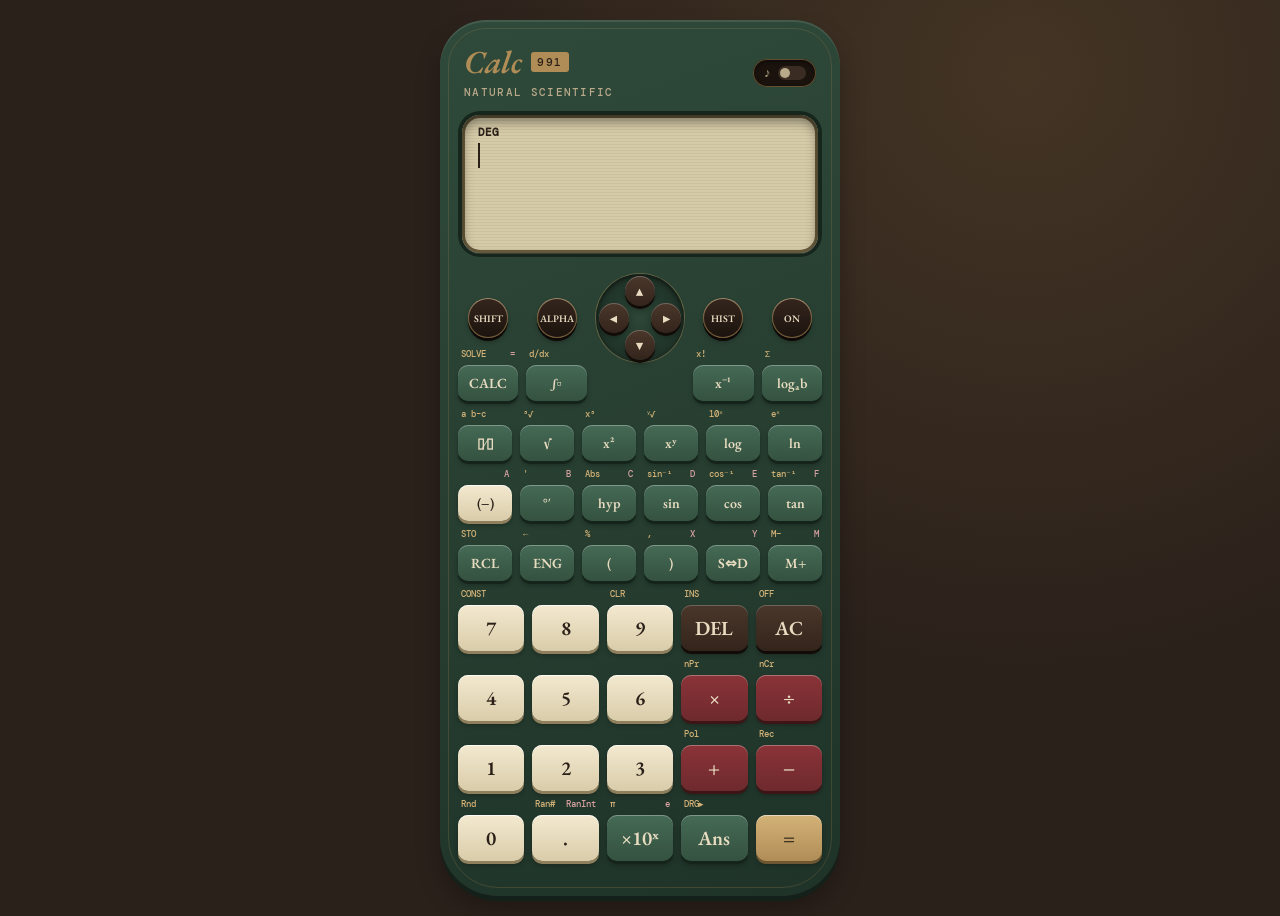
<file: index.html>
<!DOCTYPE html>
<html lang="en"><head><meta charset="UTF-8"><meta name="viewport" content="width=device-width,initial-scale=1,viewport-fit=cover"><title>Calc 991</title>
<link rel="preconnect" href="https://fonts.googleapis.com"><link rel="preconnect" href="https://fonts.gstatic.com" crossorigin>
<link href="https://fonts.googleapis.com/css2?family=DM+Mono:wght@400;500&family=EB+Garamond:ital,wght@0,500;0,600;1,600&display=swap" rel="stylesheet">
<link rel="stylesheet" href="style.css"></head><body>
<main class="calc"><h1><span class="br"><span class="nm">Calc<em>991</em></span><small>NATURAL SCIENTIFIC</small></span><button id="snd" class="tg" role="switch" aria-checked="false" aria-label="Typing sound" title="Typing sound">♪<i></i></button></h1>
<section class="lcd"><div class="st" id="st"></div><div class="ex" id="ex"></div><div class="rs" id="rs"></div></section>
<div id="pad"></div><div class="ov" id="ov"></div><div class="hp" id="hp"></div></main>
<script src="script.js"></script></body></html>
</file>
<file: style.css>
:root{box-sizing:border-box;padding-top:env(safe-area-inset-top,0px);padding-bottom:env(safe-area-inset-bottom,0px)}html{scroll-padding-top:env(safe-area-inset-top,0px)}
:root{--ink:#2a2018;--parch:#e8dcc0;--dim:#b8a98a;--brass:#b08d57;--rose:#d8a2a2}
*{box-sizing:border-box;margin:0}
body{min-height:100vh;display:grid;place-items:center;padding:20px 0;background:radial-gradient(circle at 80% 8%,rgba(217,169,91,.14),transparent 45%),#2b211b;font-family:"EB Garamond",Garamond,Georgia,serif}
.calc{position:relative;width:min(400px,96vw);padding:26px 18px 30px;background:linear-gradient(160deg,#2f4a3a,#1f3328);border-radius:46px 46px 58px 58px;outline:1px solid rgba(176,141,87,.22);outline-offset:-9px;box-shadow:inset 0 2px 0 rgba(255,255,255,.1),0 5px 0 #14211a,0 14px 24px rgba(0,0,0,.28)}
h1{display:flex;align-items:center;justify-content:space-between;font:italic 600 32px/1 "EB Garamond",serif;color:var(--brass);margin:0 6px 16px}
.br{display:flex;flex-direction:column;gap:7px}.nm{display:flex;align-items:center;gap:9px}
.nm em{font:500 11px "DM Mono",monospace;font-style:normal;letter-spacing:.14em;color:var(--ink);background:var(--brass);padding:3px 6px;border-radius:3px}
h1 small{font:500 11px "DM Mono",monospace;letter-spacing:.12em;color:var(--dim);font-style:normal}
.tg{display:flex;align-items:center;gap:7px;margin-left:auto;height:28px;padding:0 10px;border-radius:14px;font:500 13px "DM Mono",monospace;color:var(--dim);background:#1a120d;box-shadow:inset 0 0 0 1px rgba(176,141,87,.5),inset 0 2px 4px rgba(0,0,0,.6)}
.tg i{position:relative;width:28px;height:14px;border-radius:7px;background:#3a2c22}
.tg i::after{content:"";position:absolute;top:2px;left:2px;width:10px;height:10px;border-radius:50%;background:var(--dim);transition:transform .15s}
.tg.on{color:var(--brass)}.tg.on i{background:var(--brass)}.tg.on i::after{transform:translateX(14px);background:var(--ink)}
.tg:active{transform:none;box-shadow:inset 0 0 0 1px rgba(176,141,87,.5),inset 0 2px 4px rgba(0,0,0,.6)}
.lcd{background:#d6cba8 repeating-linear-gradient(0deg,rgba(0,0,0,.05) 0 1px,transparent 1px 3px);border-radius:18px;padding:10px 16px 10px;height:138px;display:flex;flex-direction:column;box-shadow:inset 0 6px 12px rgba(0,0,0,.45),inset 0 0 0 3px #6a5d3d,0 1px 0 rgba(255,255,255,.12),0 0 0 4px #16261d;color:var(--ink);margin:0 4px 26px;font-family:"DM Mono",monospace}
.st{height:14px;font-size:11px;font-weight:500;display:flex;gap:8px;color:#2a2018}
.ex{flex:1;font-size:23px;line-height:1.3;white-space:nowrap;overflow:hidden}
.cur{display:inline-block;width:2px;height:1.1em;background:var(--ink);vertical-align:text-bottom;animation:b 1s steps(2) infinite}
@keyframes b{50%{opacity:0}}
.rs{height:38px;text-align:right;font-size:28px;font-weight:500;white-space:nowrap;overflow:hidden}
.rs.err{font-size:17px;color:#6e2a2e;line-height:38px}
.row{display:grid;gap:8px;margin-bottom:5px}
.c{display:flex;flex-direction:column;min-width:0}
.lb{display:flex;justify-content:space-between;font:500 9px "DM Mono",monospace;height:19px;align-items:flex-end;padding:0 3px 5px;white-space:nowrap}
.lb .s{color:#d3b277}.lb .a{color:var(--rose)}
button{height:36px;border:none;border-radius:10px;cursor:pointer;font:600 14px "EB Garamond",Georgia,serif;color:var(--parch);background:linear-gradient(#456a56,#34523f);box-shadow:0 3px 0 #14241a,0 4px 5px rgba(0,0,0,.28),inset 0 1px 0 rgba(255,255,255,.3);transition:transform .05s,box-shadow .05s}
button:active{transform:translateY(3px);box-shadow:0 1px 2px rgba(0,0,0,.5)}
.row.n button{height:46px;font-size:20px;border-radius:10px}
.row.n{margin-bottom:5px}
button.n{color:var(--ink);background:linear-gradient(#f3e9cf,#d9ccaa);box-shadow:0 3px 0 #8f7f5c,0 4px 5px rgba(0,0,0,.28),inset 0 1px 0 rgba(255,255,255,.8)}
button.o{background:linear-gradient(#8a3338,#6e2a2e);box-shadow:0 3px 0 #3e1517,0 4px 5px rgba(0,0,0,.28),inset 0 1px 0 rgba(255,255,255,.3)}
button.d{background:linear-gradient(#4a372b,#33241b);box-shadow:0 3px 0 #120b07,0 4px 5px rgba(0,0,0,.28),inset 0 1px 0 rgba(255,255,255,.22)}
button.y{color:var(--ink);background:linear-gradient(#d3b277,var(--brass));box-shadow:0 3px 0 #6e5630,0 4px 5px rgba(0,0,0,.28),inset 0 1px 0 rgba(255,255,255,.5)}
button.b{background:linear-gradient(#34261d,#1c130e);box-shadow:0 3px 0 #0e0906,0 4px 5px rgba(0,0,0,.28),inset 0 1px 0 rgba(255,255,255,.24),inset 0 0 0 1px rgba(176,141,87,.6);font-size:12px;letter-spacing:.08em}
button.b.on{background:var(--brass);color:var(--ink)}
button.b.al.on{background:var(--rose)}
.ov{display:none;position:absolute;left:18px;right:18px;top:156px;bottom:30px;background:#efe4c8;color:var(--ink);overflow:auto;padding:10px;font:11px "DM Mono",monospace;grid-template-columns:repeat(4,1fr);gap:3px 8px;box-shadow:0 10px 30px rgba(0,0,0,.65);border-radius:16px}
.ov.on{display:grid}.ov b{color:#6e2a2e}
.hp{display:none;position:absolute;left:18px;right:18px;bottom:30px;flex-direction:column;gap:3px;background:#efe4c8;color:var(--ink);overflow:auto;padding:10px;font:12px "DM Mono",monospace;box-shadow:0 10px 30px rgba(0,0,0,.65);border-radius:16px}
.hp.on{display:flex}
.hp h2{display:flex;justify-content:space-between;align-items:center;font:italic 600 17px "EB Garamond",serif;color:#6e2a2e;margin:0 2px 6px}
.hp p{padding:18px 6px;text-align:center;opacity:.6}
.hp button{height:auto;padding:7px 9px;border-radius:8px;color:var(--ink);background:rgba(42,32,24,.07);box-shadow:none;font:13px "DM Mono",monospace;text-align:left;display:flex;justify-content:space-between;gap:12px;transition:none}
.hp button:hover{background:rgba(42,32,24,.14)}.hp button:active{transform:none;box-shadow:none}
.hp button.hc{font:600 11px "DM Mono",monospace;color:#6e2a2e;padding:4px 9px;background:rgba(110,42,46,.12)}
.hp button span{overflow:hidden;text-overflow:ellipsis;white-space:nowrap}
.hp button b{white-space:nowrap;color:#6e2a2e;font-weight:500}
.dp{position:relative}.dp::before{content:"";position:absolute;left:50%;top:39px;width:88px;height:88px;transform:translate(-50%,-50%);border-radius:50%;background:radial-gradient(circle,#2c4637,#1a2a21);box-shadow:inset 0 2px 5px rgba(0,0,0,.6),0 0 0 1px rgba(176,141,87,.45)}
.dp button{position:absolute;width:30px;height:30px;padding:0;border-radius:50%;font-size:13px;letter-spacing:0;background:linear-gradient(#4a372b,#33241b);box-shadow:0 3px 0 #120b07,0 4px 5px rgba(0,0,0,.28),inset 0 1px 0 rgba(255,255,255,.24)}
.dp .u,.dp .v{left:50%;margin-left:-15px}.dp .u{top:-3px}.dp .v{top:51px}.dp .l,.dp .r{top:24px}.dp .l{left:4px}.dp .r{right:4px}
button.sh,button.al,button.rd{width:40px;height:40px;margin:0 auto;padding:0;border-radius:50%;font-size:10px;letter-spacing:0}
</file>
